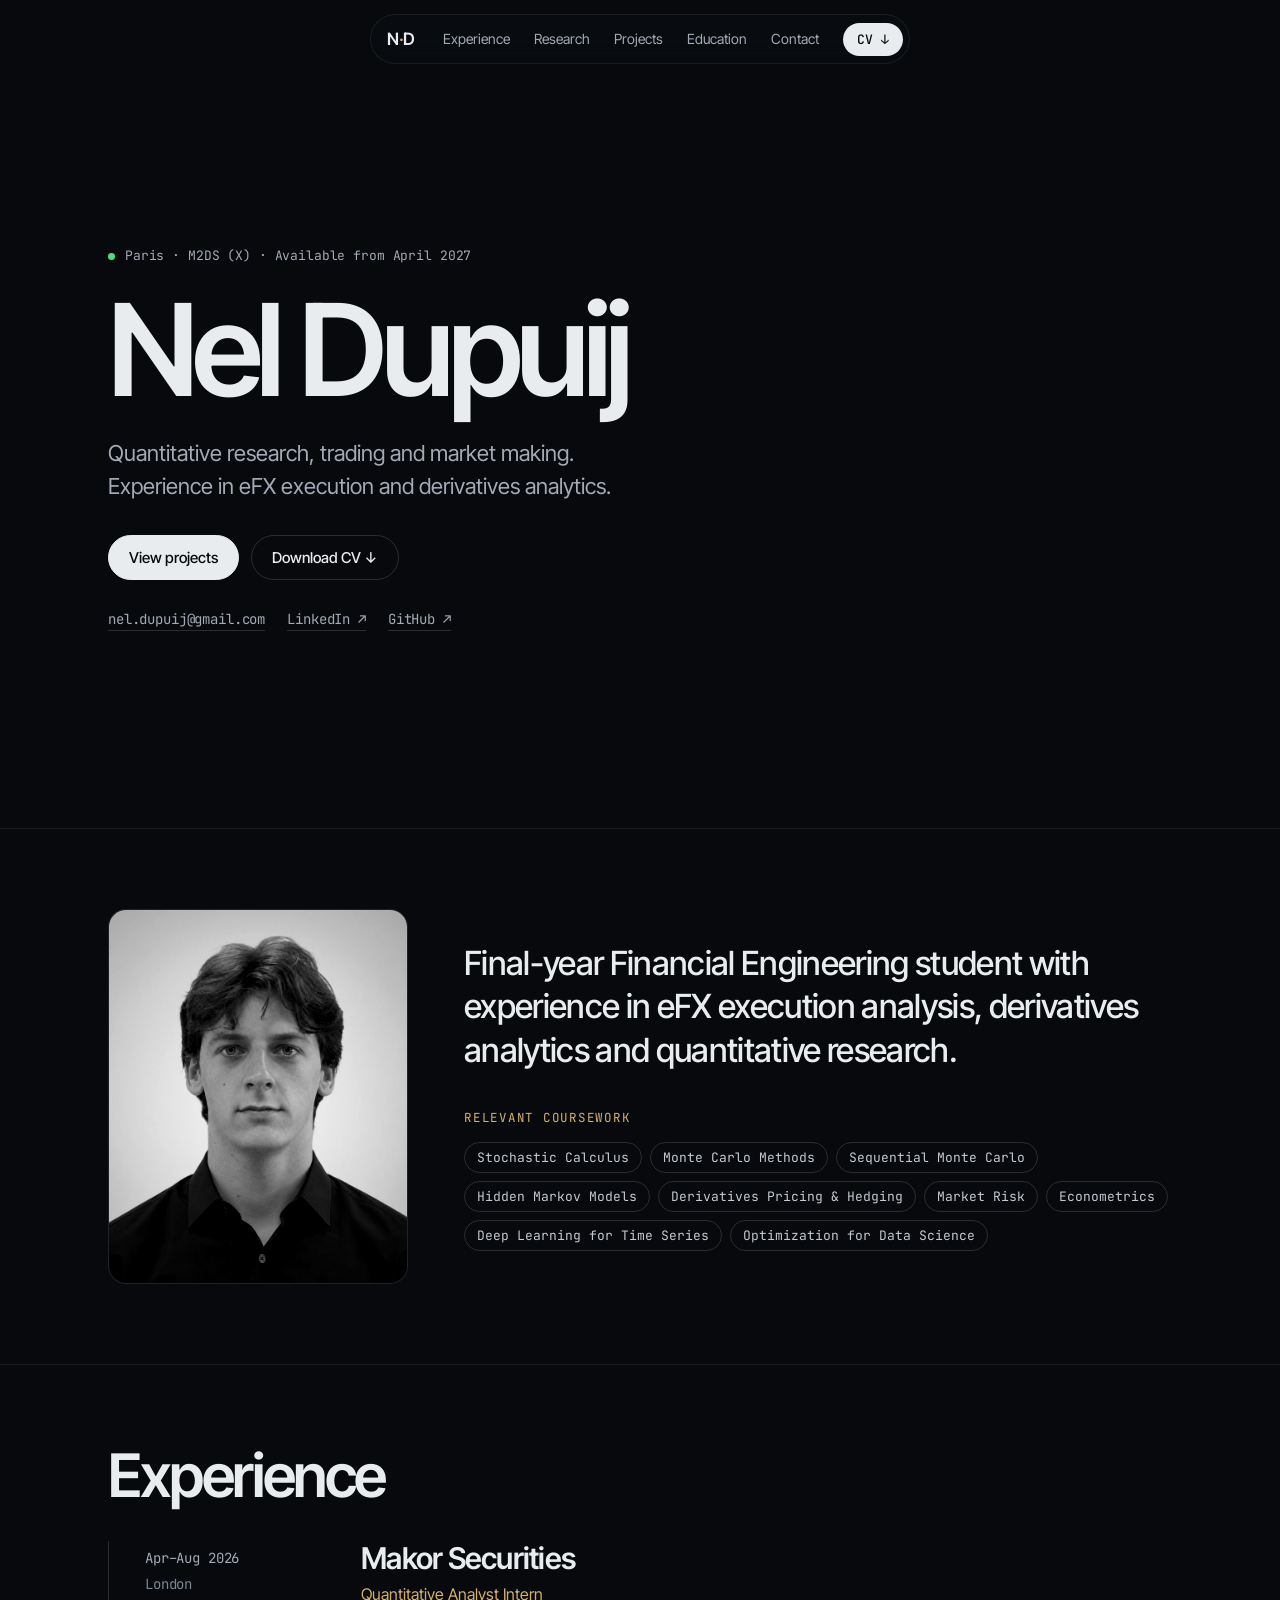
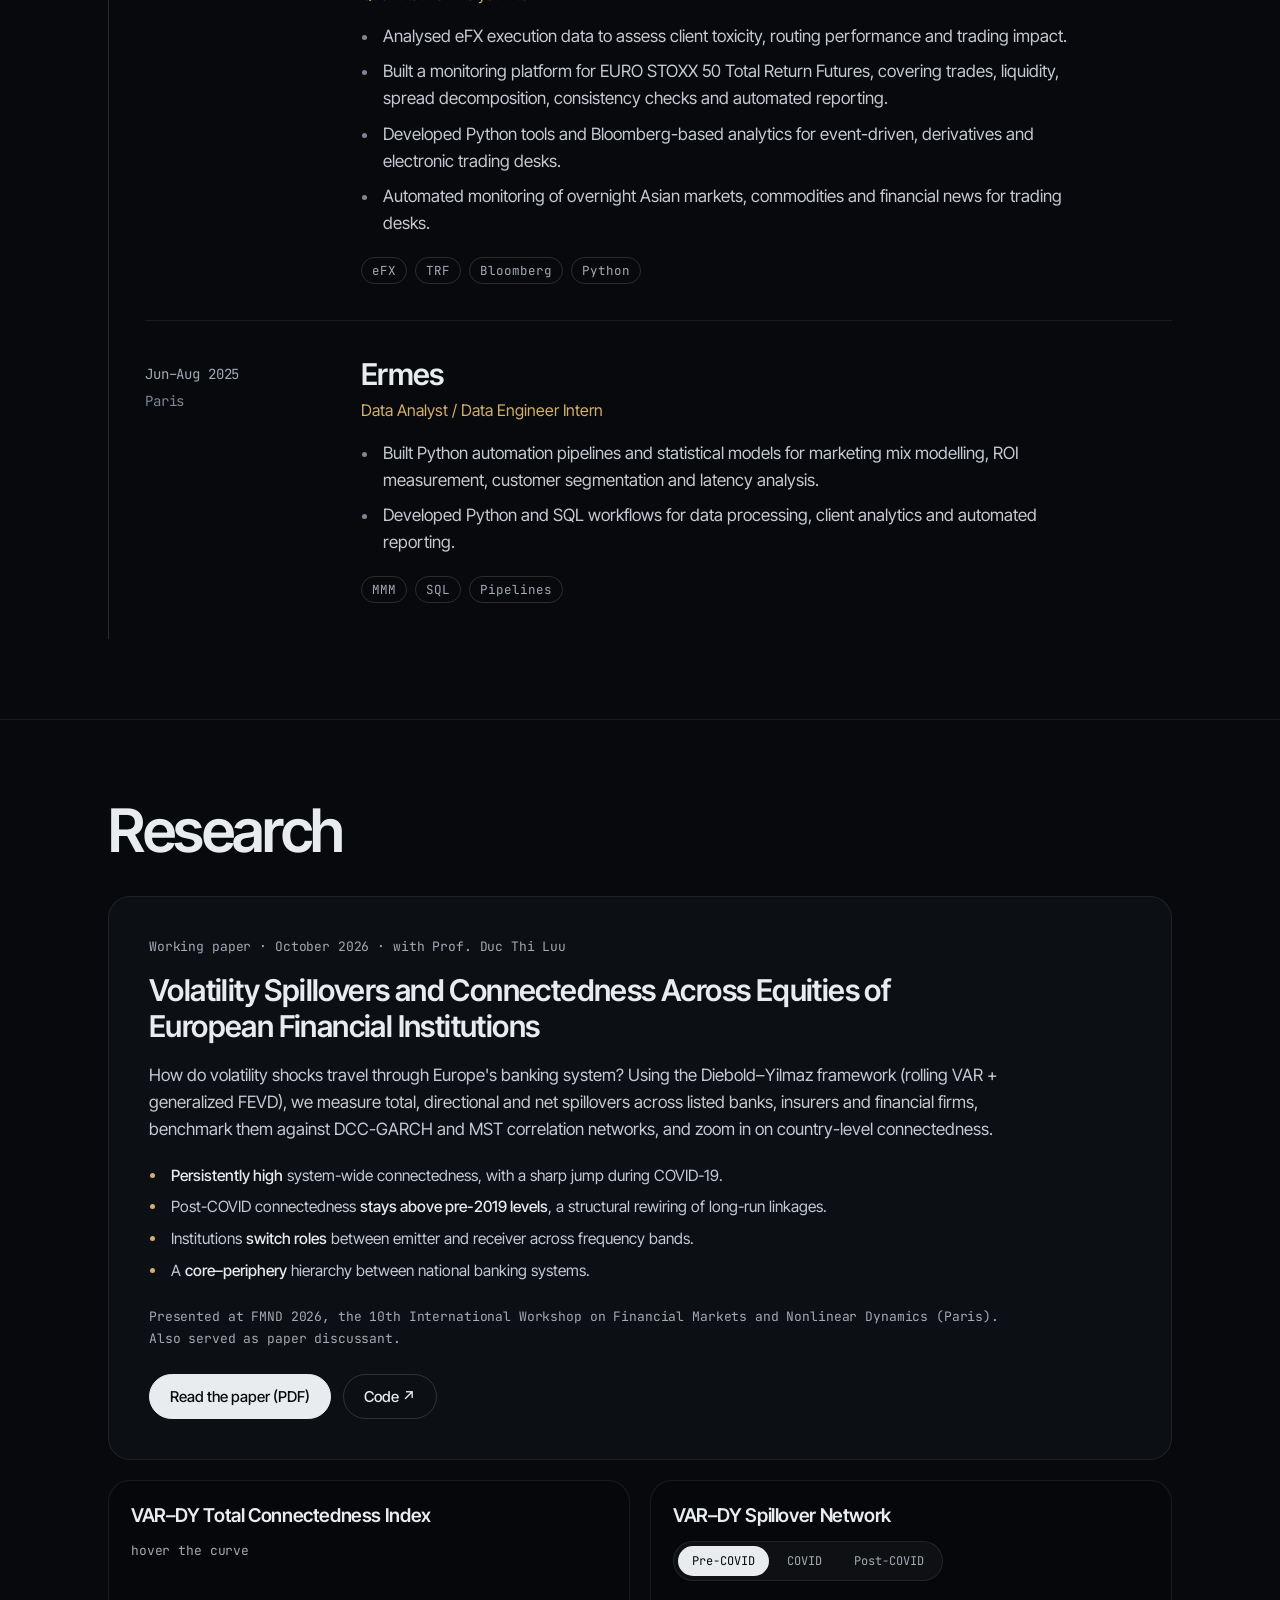
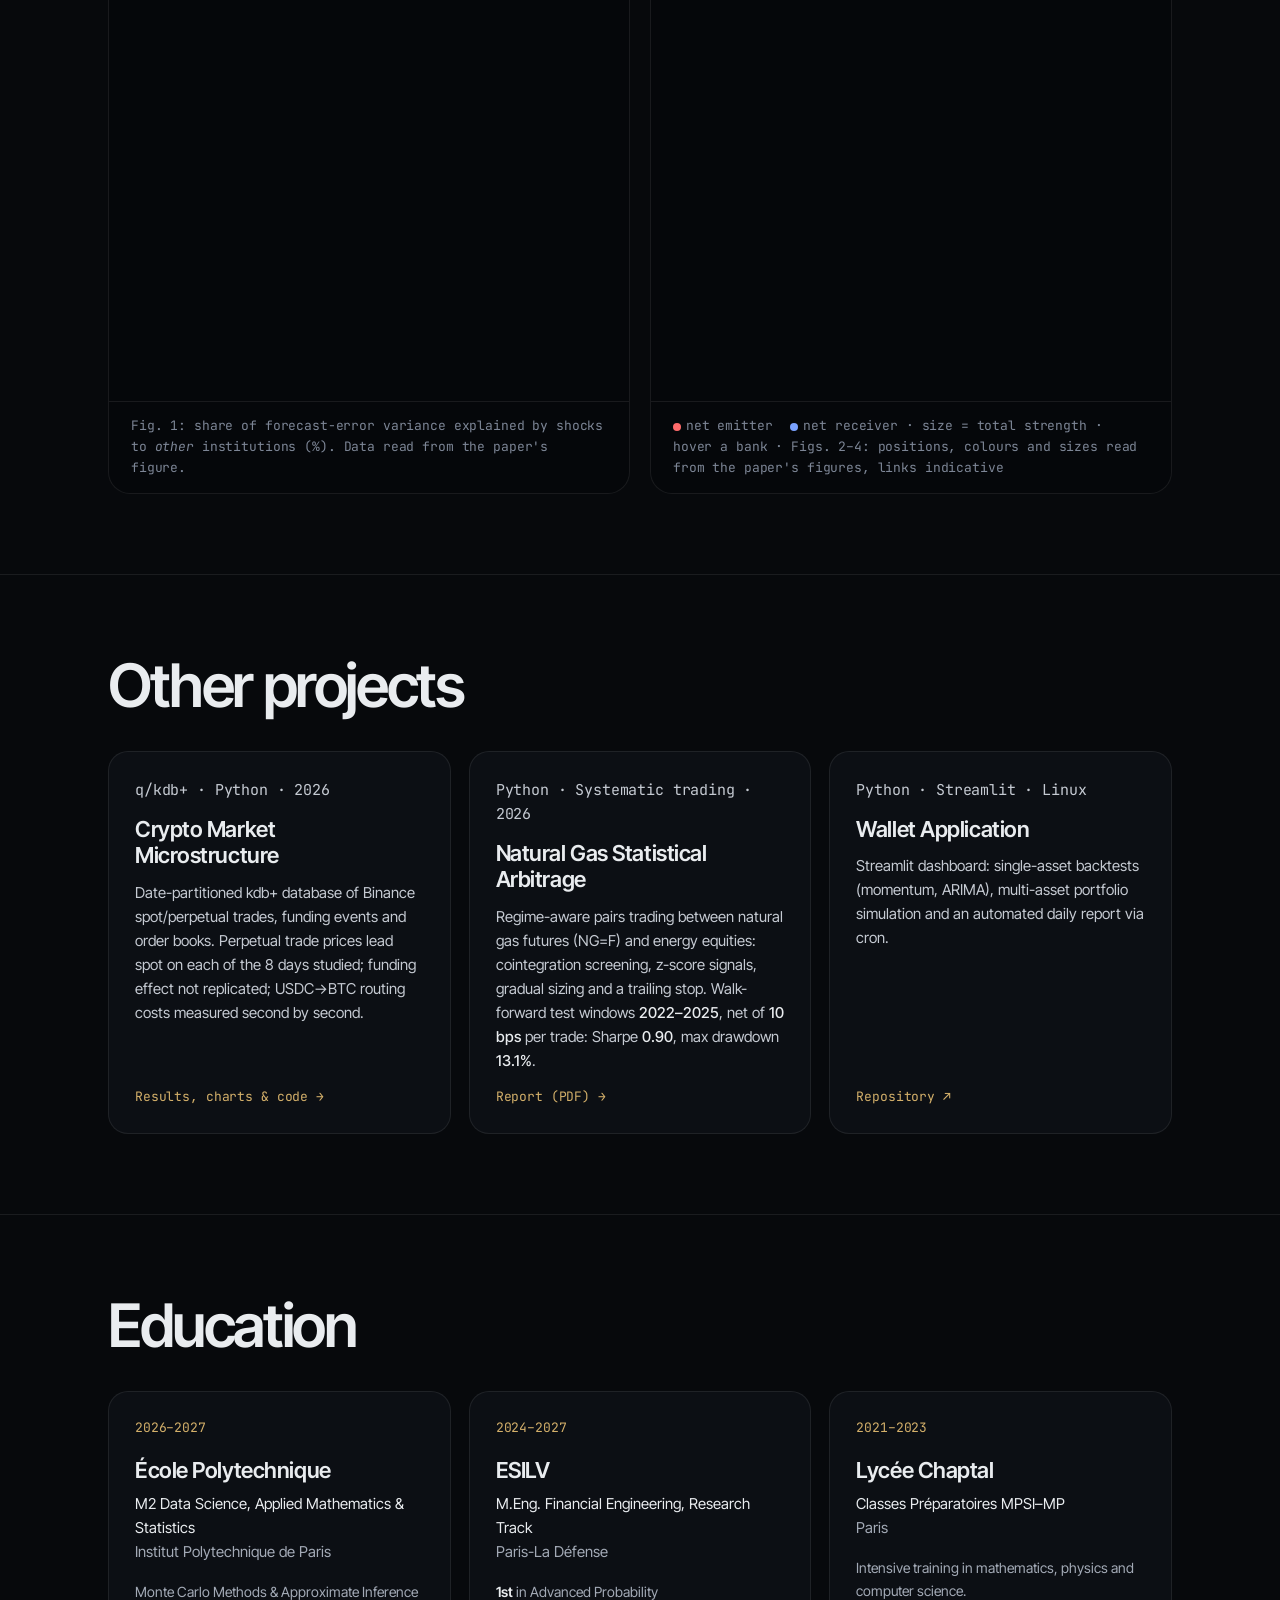
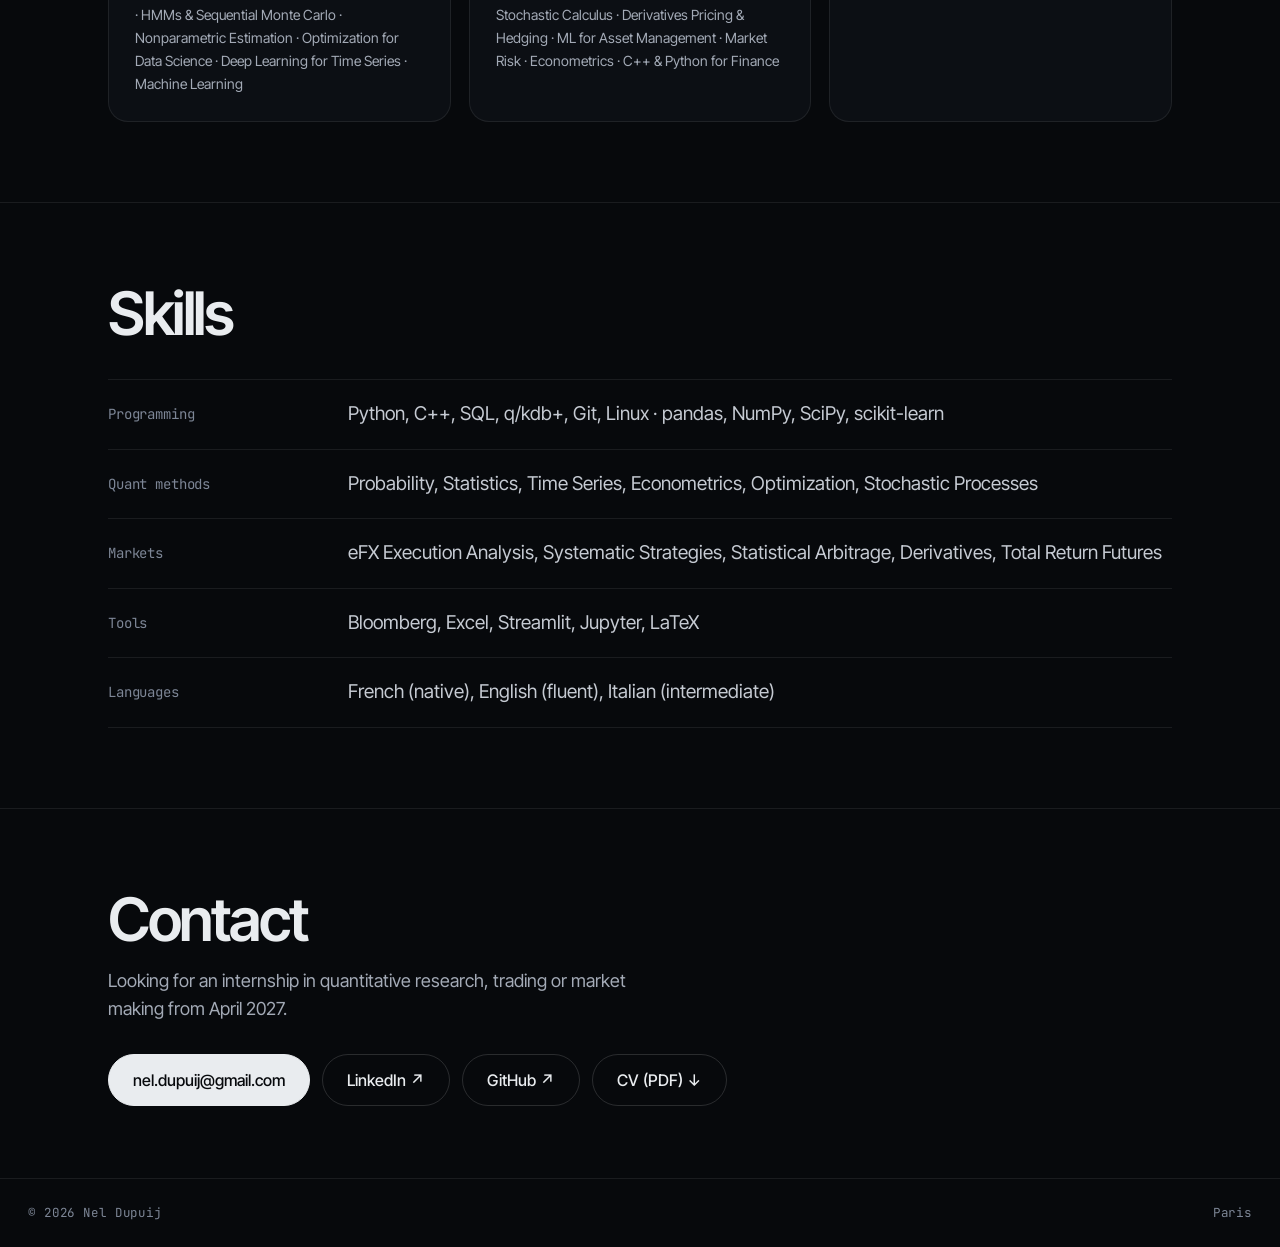
<file: index.html>
<!doctype html>
<html lang="en">
<head>
<meta charset="utf-8">
<meta name="viewport" content="width=device-width, initial-scale=1">
<title>Nel Dupuij · Quantitative Research</title>
<meta name="description" content="Nel Dupuij: quantitative finance, market microstructure and volatility. Looking for an internship in quantitative research, trading or market making from April 2027.">
<meta name="theme-color" content="#07090c">
<meta property="og:title" content="Nel Dupuij · Quantitative Research">
<meta property="og:description" content="Quantitative finance, market microstructure and volatility. Looking for an internship in quantitative research, trading or market making from April 2027.">
<meta property="og:type" content="website">
<meta property="og:url" content="https://neldupuij.github.io/">
<meta property="og:image" content="https://neldupuij.github.io/assets/portrait.jpg">
<link rel="icon" href="data:image/svg+xml,<svg xmlns='http://www.w3.org/2000/svg' viewBox='0 0 32 32'><rect width='32' height='32' rx='8' fill='%2307090c'/><text x='16' y='21.5' font-family='Helvetica,Arial,sans-serif' font-size='14' font-weight='700' fill='%23e9ecef' text-anchor='middle'>ND</text></svg>">
<link rel="preconnect" href="https://fonts.googleapis.com">
<link rel="preconnect" href="https://fonts.gstatic.com" crossorigin>
<link href="https://fonts.googleapis.com/css2?family=Inter+Tight:wght@400;500;600&family=JetBrains+Mono:wght@400;500&display=swap" rel="stylesheet">
<link rel="stylesheet" href="style.css?v=40">
</head>
<body>

<header class="nav" id="nav">
  <a href="#top" class="nav-brand">N<span>·</span>D</a>
  <nav class="nav-links">
    <a href="#experience">Experience</a>
    <a href="#research">Research</a>
    <a href="#projects">Projects</a>
    <a href="#education">Education</a>
    <a href="#contact">Contact</a>
  </nav>
  <a href="Nel_Dupuij_CV.pdf" class="nav-cv" download>CV ↓</a>
</header>

<main>

<!-- ============ HERO ============ -->
<section class="hero" id="top">
  <div class="hero-content">
    <p class="eyebrow mono reveal-hero"><span class="dot"></span>Paris · M2DS (X) · Available from April 2027</p>
    <h1 class="hero-name">Nel Dupuij</h1>
    <p class="hero-role reveal-hero">Quantitative research, trading and market making.<br>Experience in eFX execution and derivatives analytics.</p>
    <div class="hero-cta reveal-hero">
      <a href="#research" class="btn btn-primary">View projects</a>
      <a href="Nel_Dupuij_CV.pdf" class="btn" download>Download CV ↓</a>
    </div>
    <ul class="hero-links mono reveal-hero">
      <li><a href="mailto:nel.dupuij@gmail.com">nel.dupuij@gmail.com</a></li>
      <li><a href="https://www.linkedin.com/in/nel-dupuij-aa10a5177" target="_blank" rel="noopener">LinkedIn ↗</a></li>
      <li><a href="https://github.com/neldupuij" target="_blank" rel="noopener">GitHub ↗</a></li>
    </ul>
  </div>
</section>

<!-- ============ ABOUT ============ -->
<section class="section about" id="about">
  <div class="wrap about-grid">
    <figure class="portrait" data-reveal>
      <div class="portrait-frame"><img src="assets/portrait.jpg" alt="Portrait of Nel Dupuij" width="720" height="900" loading="lazy"></div>
    </figure>
    <div class="about-text">
      <p class="big" data-reveal>Final-year Financial Engineering student with experience in eFX execution analysis, derivatives analytics and quantitative research.</p>
      <div class="coursework" data-reveal>
        <p class="label mono">Relevant coursework</p>
        <ul class="chips">
          <li>Stochastic Calculus</li>
          <li>Monte Carlo Methods</li>
          <li>Sequential Monte Carlo</li>
          <li>Hidden Markov Models</li>
          <li>Derivatives Pricing &amp; Hedging</li>
          <li>Market Risk</li>
          <li>Econometrics</li>
          <li>Deep Learning for Time Series</li>
          <li>Optimization for Data Science</li>
        </ul>
      </div>
    </div>
  </div>
</section>

<!-- ============ EXPERIENCE ============ -->
<section class="section" id="experience">
  <div class="wrap">
    <div class="section-head"><h2 class="title" data-reveal>Experience</h2></div>
    <div class="timeline">
      <article class="tl-item" data-reveal>
        <div class="tl-meta mono"><span>Apr–Aug 2026</span><span>London</span></div>
        <div class="tl-body">
          <h3>Makor Securities</h3>
          <p class="tl-role">Quantitative Analyst Intern</p>
          <ul>
            <li>Analysed eFX execution data to assess client toxicity, routing performance and trading impact.</li>
            <li>Built a monitoring platform for EURO STOXX 50 Total Return Futures, covering trades, liquidity, spread decomposition, consistency checks and automated reporting.</li>
            <li>Developed Python tools and Bloomberg-based analytics for event-driven, derivatives and electronic trading desks.</li>
            <li>Automated monitoring of overnight Asian markets, commodities and financial news for trading desks.</li>
          </ul>
          <div class="chips small"><span>eFX</span><span>TRF</span><span>Bloomberg</span><span>Python</span></div>
        </div>
      </article>
      <article class="tl-item" data-reveal>
        <div class="tl-meta mono"><span>Jun–Aug 2025</span><span>Paris</span></div>
        <div class="tl-body">
          <h3>Ermes</h3>
          <p class="tl-role">Data Analyst / Data Engineer Intern</p>
          <ul>
            <li>Built Python automation pipelines and statistical models for marketing mix modelling, ROI measurement, customer segmentation and latency analysis.</li>
            <li>Developed Python and SQL workflows for data processing, client analytics and automated reporting.</li>
          </ul>
          <div class="chips small"><span>MMM</span><span>SQL</span><span>Pipelines</span></div>
        </div>
      </article>
    </div>
  </div>
</section>

<!-- ============ RESEARCH ============ -->
<section class="section research" id="research">
  <div class="wrap">
    <div class="section-head"><h2 class="title" data-reveal>Research</h2></div>
    <div class="paper" data-reveal>
      <div class="paper-text">
        <p class="paper-kicker mono">Working paper · October 2026 · with Prof. Duc Thi Luu</p>
        <h3 class="paper-title">Volatility Spillovers and Connectedness Across Equities of European Financial Institutions</h3>
        <p class="paper-abs">How do volatility shocks travel through Europe's banking system? Using the Diebold–Yilmaz framework (rolling VAR + generalized FEVD), we measure total, directional and net spillovers across listed banks, insurers and financial firms, benchmark them against DCC-GARCH and MST correlation networks, and zoom in on country-level connectedness.</p>
        <ul class="paper-findings">
          <li><b>Persistently high</b> system-wide connectedness, with a sharp jump during COVID-19.</li>
          <li>Post-COVID connectedness <b>stays above pre-2019 levels</b>, a structural rewiring of long-run linkages.</li>
          <li>Institutions <b>switch roles</b> between emitter and receiver across frequency bands.</li>
          <li>A <b>core–periphery</b> hierarchy between national banking systems.</li>
        </ul>
        <p class="paper-venue mono">Presented at FMND 2026, the 10th International Workshop on Financial Markets and Nonlinear Dynamics (Paris). Also served as paper discussant.</p>
        <div class="paper-cta">
          <a class="btn btn-primary" href="Volatility_Spillovers_Dupuij_Luu.pdf" target="_blank" rel="noopener">Read the paper (PDF)</a>
          <a class="btn" href="https://github.com/neldupuij/Research" target="_blank" rel="noopener">Code ↗</a>
        </div>
      </div>
    </div>
    <div class="figs">
      <figure class="fig" data-reveal>
        <div class="fig-head">
          <p class="fig-title">VAR–DY Total Connectedness Index</p>
          <p class="fig-read mono" id="tci-read">hover the curve</p>
        </div>
        <canvas id="tci-canvas" role="img" aria-label="Total Connectedness Index from 2016 to 2026: around 86–88% before 2020, jumping to about 95% during COVID, then settling near 92%"></canvas>
        <figcaption class="mono">Fig. 1: share of forecast-error variance explained by shocks to <i>other</i> institutions (%). Data read from the paper's figure.</figcaption>
      </figure>
      <figure class="fig" data-reveal>
        <div class="fig-head">
          <p class="fig-title">VAR–DY Spillover Network</p>
          <div class="tabs mono" id="net-tabs">
            <button data-p="0">Pre-COVID<span>2010–2019</span></button>
            <button data-p="1">COVID<span>2020–mid-2023</span></button>
            <button data-p="2">Post-COVID<span>Jul 2023–2024</span></button>
          </div>
        </div>
        <canvas id="net2-canvas" role="img" aria-label="Spillover network of 63 European banks, changing between the pre-COVID, COVID and post-COVID periods"></canvas>
        <figcaption class="mono"><span class="leg leg-r"></span>net emitter <span class="leg leg-b"></span>net receiver · size = total strength · hover a bank · Figs. 2–4: positions, colours and sizes read from the paper's figures, links indicative</figcaption>
      </figure>
    </div>
  </div>
</section>

<!-- ============ PROJECTS ============ -->
<section class="section" id="projects">
  <div class="wrap">
    <div class="section-head"><h2 class="title" data-reveal>Other projects</h2></div>
    <div class="cards">
      <a class="card" href="projects/crypto.html" data-reveal>
        <p class="card-k mono">q/kdb+ · Python · 2026</p>
        <h3>Crypto Market Microstructure</h3>
        <p>Date-partitioned kdb+ database of Binance spot/perpetual trades, funding events and order books. Perpetual trade prices lead spot on each of the 8 days studied; funding effect not replicated; USDC→BTC routing costs measured second by second.</p>
        <p class="card-nod mono">Results, charts &amp; code →</p>
      </a>
      <a class="card" href="Natural_Gas_Pairs_Trading_Dupuij.pdf" target="_blank" rel="noopener" data-reveal>
        <p class="card-k mono">Python · Systematic trading · 2026</p>
        <h3>Natural Gas Statistical Arbitrage</h3>
        <p>Regime-aware pairs trading between natural gas futures (NG=F) and energy equities: cointegration screening, z-score signals, gradual sizing and a trailing stop. Walk-forward test windows <b>2022–2025</b>, net of <b>10 bps</b> per trade: Sharpe <b>0.90</b>, max drawdown <b>13.1%</b>.</p>
        <p class="card-nod mono">Report (PDF) →</p>
      </a>
      <a class="card" href="https://github.com/neldupuij/wallet_application" target="_blank" rel="noopener" data-reveal>
        <p class="card-k mono">Python · Streamlit · Linux</p>
        <h3>Wallet Application</h3>
        <p>Streamlit dashboard: single-asset backtests (momentum, ARIMA), multi-asset portfolio simulation and an automated daily report via cron.</p>
        <p class="card-nod mono">Repository ↗</p>
      </a>
    </div>
  </div>
</section>

<!-- ============ EDUCATION ============ -->
<section class="section" id="education">
  <div class="wrap">
    <div class="section-head"><h2 class="title" data-reveal>Education</h2></div>
    <div class="edu">
      <article class="edu-item" data-reveal>
        <p class="edu-y mono">2026–2027</p>
        <h3>École Polytechnique</h3>
        <p class="edu-d">M2 Data Science, Applied Mathematics &amp; Statistics<br><span class="muted">Institut Polytechnique de Paris</span></p>
        <p class="edu-c">Monte Carlo Methods &amp; Approximate Inference · HMMs &amp; Sequential Monte Carlo · Nonparametric Estimation · Optimization for Data Science · Deep Learning for Time Series · Machine Learning</p>
      </article>
      <article class="edu-item" data-reveal>
        <p class="edu-y mono">2024–2027</p>
        <h3>ESILV</h3>
        <p class="edu-d">M.Eng. Financial Engineering, Research Track<br><span class="muted">Paris-La Défense</span></p>
        <p class="edu-c"><b>1st</b> in Advanced Probability<br>Stochastic Calculus · Derivatives Pricing &amp; Hedging · ML for Asset Management · Market Risk · Econometrics · C++ &amp; Python for Finance</p>
      </article>
      <article class="edu-item" data-reveal>
        <p class="edu-y mono">2021–2023</p>
        <h3>Lycée Chaptal</h3>
        <p class="edu-d">Classes Préparatoires MPSI–MP<br><span class="muted">Paris</span></p>
        <p class="edu-c">Intensive training in mathematics, physics and computer science.</p>
      </article>
    </div>
  </div>
</section>

<!-- ============ SKILLS ============ -->
<section class="section" id="skills">
  <div class="wrap">
    <div class="section-head"><h2 class="title" data-reveal>Skills</h2></div>
    <dl class="skills">
      <div data-reveal><dt class="mono">Programming</dt><dd>Python, C++, SQL, q/kdb+, Git, Linux · pandas, NumPy, SciPy, scikit-learn</dd></div>
      <div data-reveal><dt class="mono">Quant methods</dt><dd>Probability, Statistics, Time Series, Econometrics, Optimization, Stochastic Processes</dd></div>
      <div data-reveal><dt class="mono">Markets</dt><dd>eFX Execution Analysis, Systematic Strategies, Statistical Arbitrage, Derivatives, Total Return Futures</dd></div>
      <div data-reveal><dt class="mono">Tools</dt><dd>Bloomberg, Excel, Streamlit, Jupyter, LaTeX</dd></div>
      <div data-reveal><dt class="mono">Languages</dt><dd>French (native), English (fluent), Italian (intermediate)</dd></div>
    </dl>
  </div>
</section>

<!-- ============ CONTACT ============ -->
<section class="section contact" id="contact">
  <div class="wrap">
    <h2 class="contact-title" data-reveal>Contact</h2>
    <p class="contact-sub" data-reveal>Looking for an internship in quantitative research, trading or market making from April 2027.</p>
    <div class="contact-links" data-reveal>
      <a class="btn btn-primary btn-lg" href="mailto:nel.dupuij@gmail.com">nel.dupuij@gmail.com</a>
      <a class="btn btn-lg" href="https://www.linkedin.com/in/nel-dupuij-aa10a5177" target="_blank" rel="noopener">LinkedIn ↗</a>
      <a class="btn btn-lg" href="https://github.com/neldupuij" target="_blank" rel="noopener">GitHub ↗</a>
      <a class="btn btn-lg" href="Nel_Dupuij_CV.pdf" download>CV (PDF) ↓</a>
    </div>
  </div>
  <footer class="foot mono">
    <span>© 2026 Nel Dupuij</span>
    <span>Paris</span>
  </footer>
</section>

</main>

<script src="main.js?v=43"></script>
</body>
</html>
</file>
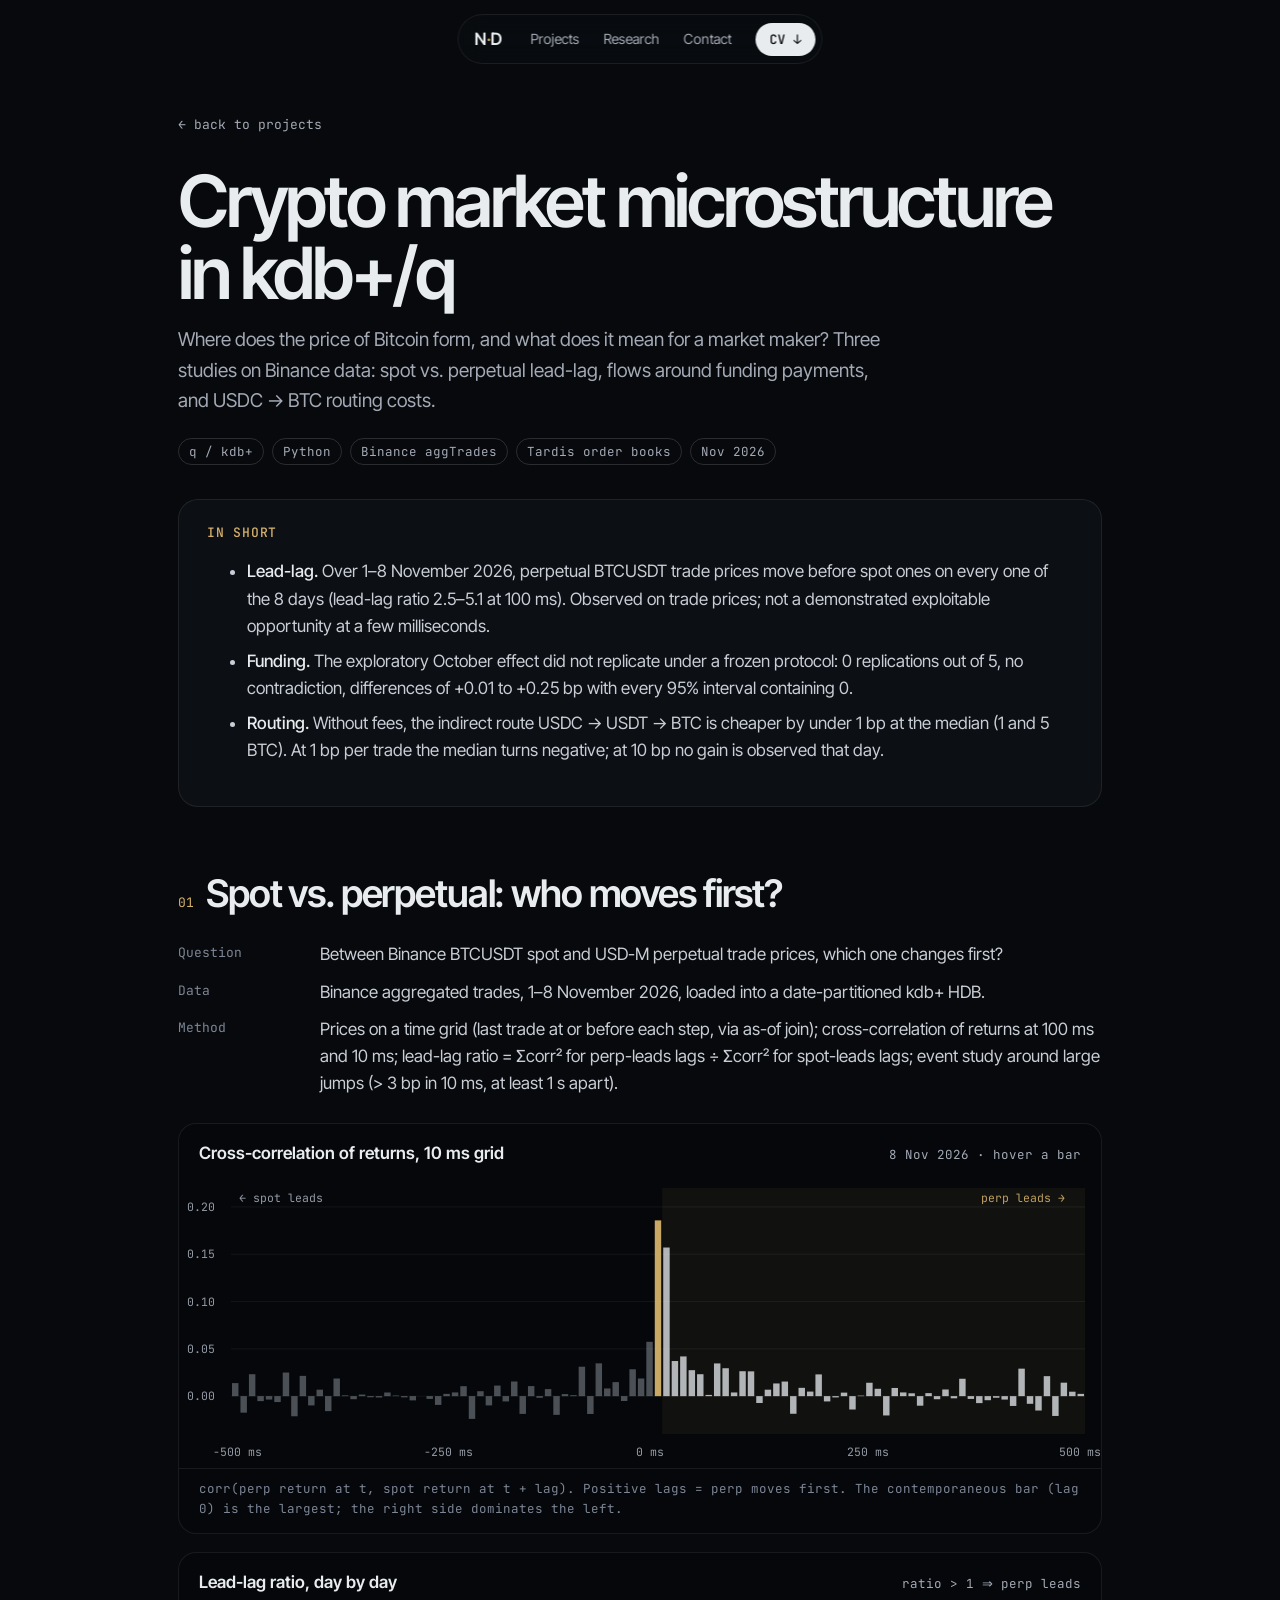
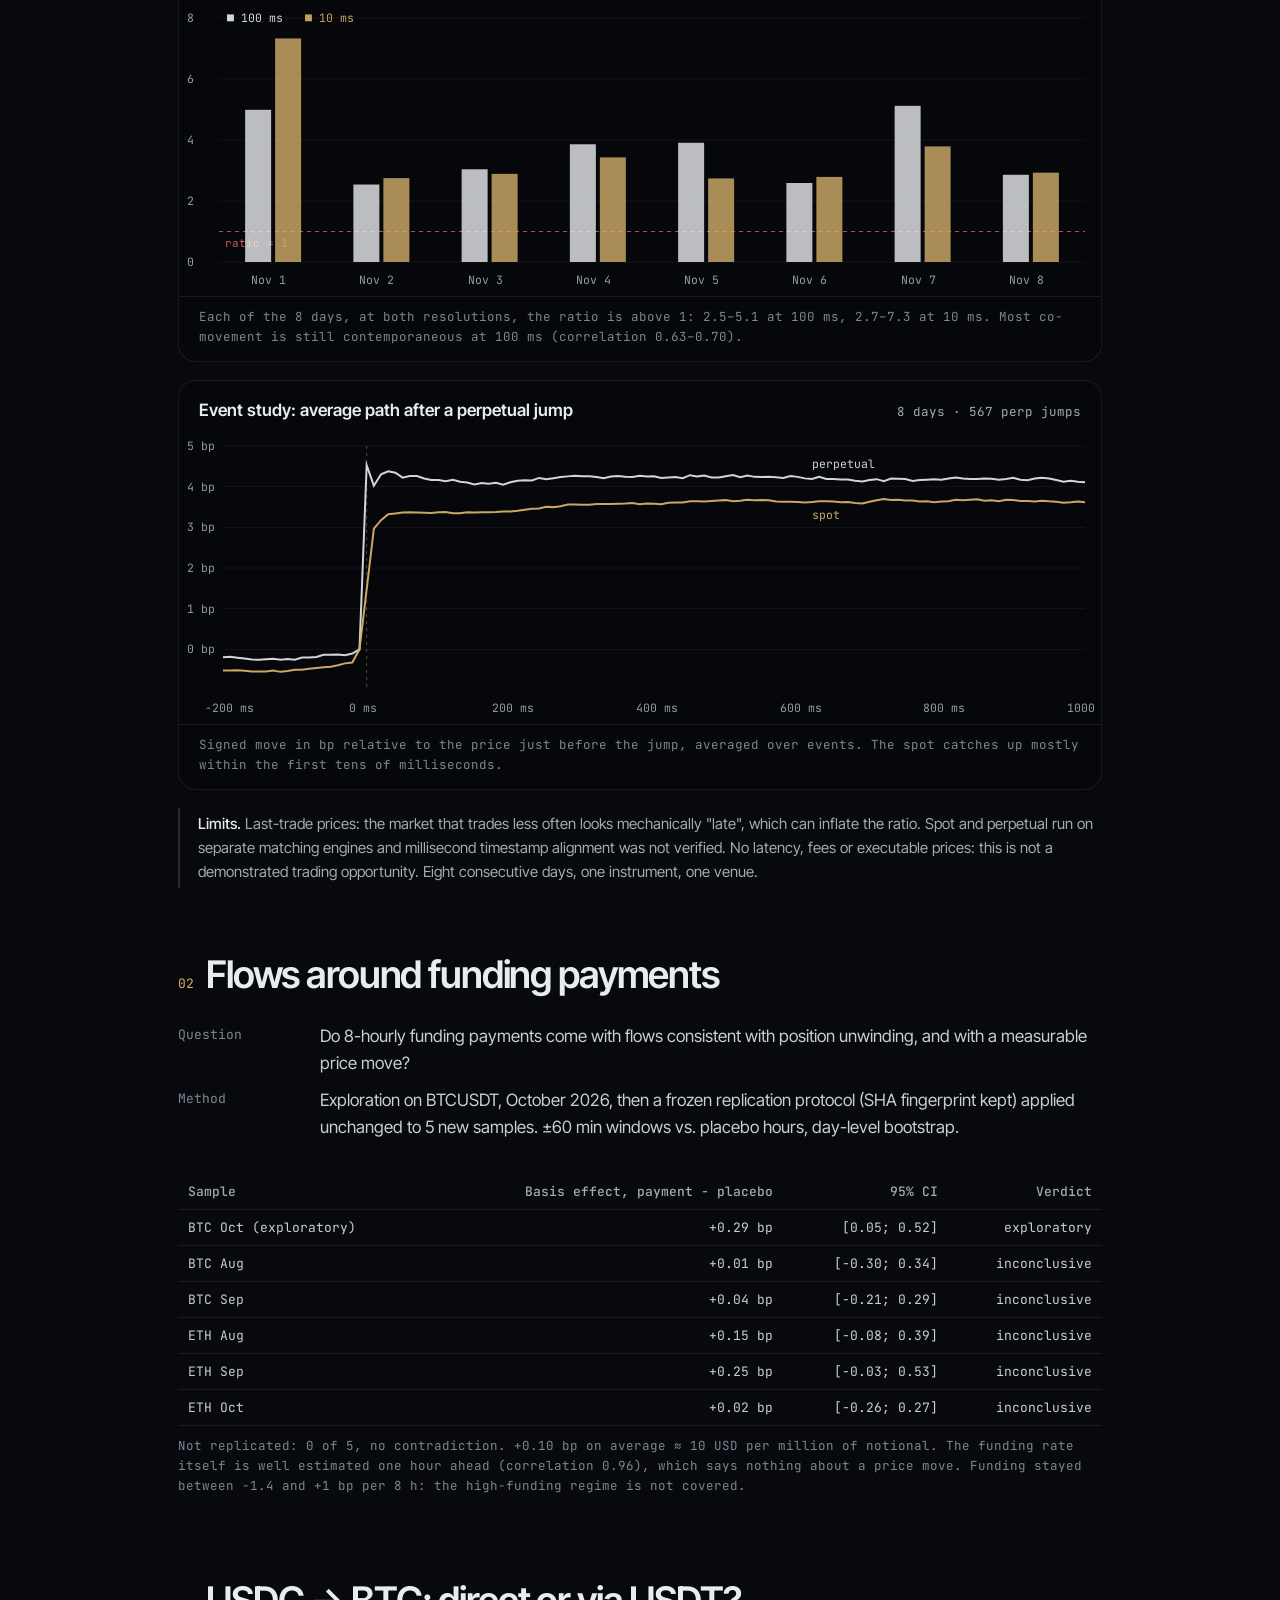
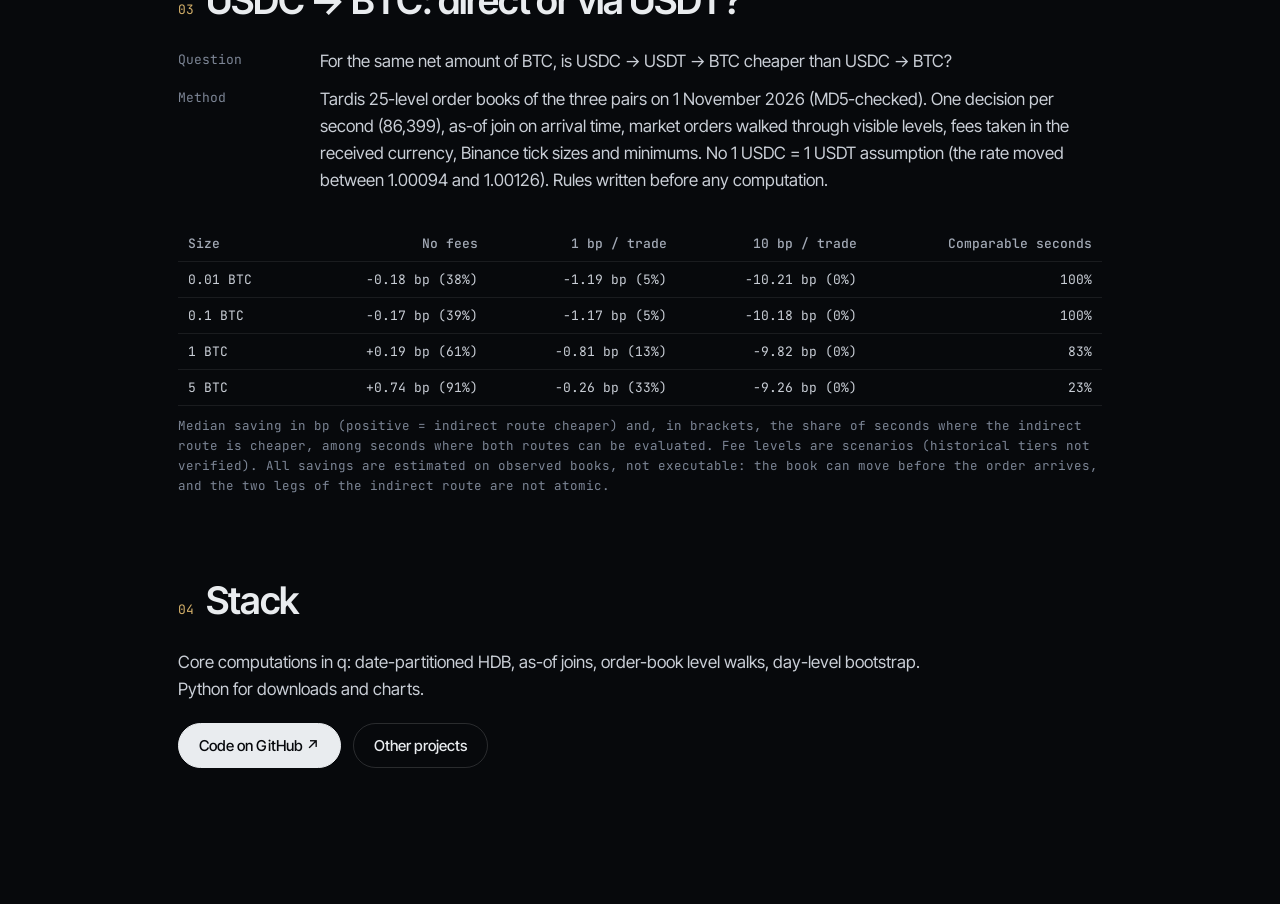
<file: projects/crypto.html>
<!doctype html>
<html lang="en">
<head>
<meta charset="utf-8">
<meta name="viewport" content="width=device-width, initial-scale=1">
<title>Crypto Market Microstructure in kdb+/q · Nel Dupuij</title>
<meta name="description" content="Where does the price of Bitcoin form? Lead-lag between Binance spot and perpetual, funding flows and USDC→BTC routing, studied in kdb+/q.">
<meta name="theme-color" content="#07090c">
<link rel="icon" href="data:image/svg+xml,<svg xmlns='http://www.w3.org/2000/svg' viewBox='0 0 32 32'><rect width='32' height='32' rx='8' fill='%2307090c'/><path d='M4 20 L8 17 L11 19 L14 12 L17 15 L20 9 L23 13 L26 7 L28 10' fill='none' stroke='%23d4b06a' stroke-width='2.4' stroke-linejoin='round' stroke-linecap='round'/></svg>">
<link rel="preconnect" href="https://fonts.googleapis.com">
<link rel="preconnect" href="https://fonts.gstatic.com" crossorigin>
<link href="https://fonts.googleapis.com/css2?family=Inter+Tight:wght@400;500;600&family=JetBrains+Mono:wght@400;500&display=swap" rel="stylesheet">
<link rel="stylesheet" href="../style.css?v=40">
<style>
.pj{max-width:980px;margin:0 auto;padding:110px 28px 80px}
.pj-back{font:13px var(--mono);color:var(--muted)}
.pj-back:hover{color:var(--text)}
.pj h1{font-family:var(--sans);font-weight:600;font-size:clamp(38px,6vw,72px);line-height:1;letter-spacing:-.045em;margin:28px 0 16px}
.pj-sub{font-size:19px;color:var(--muted);max-width:720px;margin:0 0 22px}
.pj-meta{display:flex;flex-wrap:wrap;gap:8px;margin-bottom:34px}
.pj-meta span{font:12.5px var(--mono);color:var(--muted);border:1px solid var(--line2);padding:4px 10px;border-radius:999px}
.pj-short{border:1px solid var(--line);border-radius:20px;padding:24px 28px;background:var(--bg2);margin-bottom:56px}
.pj-short h2{font:500 13px var(--mono);color:var(--accent);margin:0 0 12px;text-transform:uppercase;letter-spacing:.06em}
.pj-short li{margin:8px 0;color:#c9ced6}
.pj-short b{color:var(--text);font-weight:500}
.pj section{padding:0 0 56px;border:0}
.pj h2.h{font-family:var(--sans);font-weight:600;font-size:clamp(26px,3.4vw,38px);letter-spacing:-.03em;margin:0 0 18px}
.pj h2.h small{font:13px var(--mono);color:var(--accent);margin-right:12px;letter-spacing:0}
.pj dl{display:grid;grid-template-columns:120px 1fr;gap:10px 22px;margin:0 0 26px}
.pj dt{font:13px var(--mono);color:var(--faint);padding-top:3px}
.pj dd{margin:0;color:#c9ced6}
.chart{border:1px solid var(--line);border-radius:18px;background:#05070a;margin:0 0 18px;overflow:hidden}
.chart-h{display:flex;justify-content:space-between;align-items:baseline;gap:12px;flex-wrap:wrap;padding:16px 20px 0}
.chart-h b{font-weight:600;font-size:17px}
.chart-h span{font:12.5px var(--mono);color:var(--muted)}
.chart canvas{display:block;width:100%;height:300px}
.chart p{font:12.5px var(--mono);color:var(--faint);margin:0;padding:10px 20px 14px;border-top:1px solid var(--line);line-height:1.6}
.limits{border-left:2px solid var(--line2);padding:4px 0 4px 18px;margin:18px 0 0;color:var(--muted);font-size:15px}
.limits b{color:var(--text);font-weight:500}
table.t{width:100%;border-collapse:collapse;font:13px var(--mono);margin:6px 0 10px}
table.t th,table.t td{padding:9px 10px;border-bottom:1px solid var(--line);text-align:right;white-space:nowrap}
table.t th:first-child,table.t td:first-child{text-align:left}
table.t th{color:var(--muted);font-weight:500}
table.t td{color:#c9ced6}
.tw{overflow-x:auto}
.note{font:12.5px var(--mono);color:var(--faint);line-height:1.6;margin:0 0 18px}
.pj-cta{display:flex;gap:12px;flex-wrap:wrap;margin-top:10px}
@media (max-width:640px){.pj{padding:90px 18px 60px}.pj dl{grid-template-columns:1fr;gap:2px 0}.pj dd{margin-bottom:10px}.chart canvas{height:240px}}
</style>
</head>
<body>
<header class="nav" id="nav">
  <a href="../index.html" class="nav-brand">N<span>·</span>D</a>
  <nav class="nav-links">
    <a href="../index.html#projects">Projects</a>
    <a href="../index.html#research">Research</a>
    <a href="../index.html#contact">Contact</a>
  </nav>
  <a href="../Nel_Dupuij_CV.pdf" class="nav-cv" download>CV ↓</a>
</header>

<main class="pj">
  <a class="pj-back" href="../index.html#projects">← back to projects</a>
  <h1>Crypto market microstructure in kdb+/q</h1>
  <p class="pj-sub">Where does the price of Bitcoin form, and what does it mean for a market maker? Three studies on Binance data: spot vs. perpetual lead-lag, flows around funding payments, and USDC → BTC routing costs.</p>
  <div class="pj-meta"><span>q / kdb+</span><span>Python</span><span>Binance aggTrades</span><span>Tardis order books</span><span>Nov 2026</span></div>

  <div class="pj-short">
    <h2>In short</h2>
    <ul>
      <li><b>Lead-lag.</b> Over 1–8 November 2026, perpetual BTCUSDT trade prices move before spot ones on every one of the 8 days (lead-lag ratio 2.5–5.1 at 100 ms). Observed on trade prices; not a demonstrated exploitable opportunity at a few milliseconds.</li>
      <li><b>Funding.</b> The exploratory October effect did not replicate under a frozen protocol: 0 replications out of 5, no contradiction, differences of +0.01 to +0.25 bp with every 95% interval containing 0.</li>
      <li><b>Routing.</b> Without fees, the indirect route USDC → USDT → BTC is cheaper by under 1 bp at the median (1 and 5 BTC). At 1 bp per trade the median turns negative; at 10 bp no gain is observed that day.</li>
    </ul>
  </div>

  <section>
    <h2 class="h"><small>01</small>Spot vs. perpetual: who moves first?</h2>
    <dl>
      <dt>Question</dt><dd>Between Binance BTCUSDT spot and USD-M perpetual trade prices, which one changes first?</dd>
      <dt>Data</dt><dd>Binance aggregated trades, 1–8 November 2026, loaded into a date-partitioned kdb+ HDB.</dd>
      <dt>Method</dt><dd>Prices on a time grid (last trade at or before each step, via as-of join); cross-correlation of returns at 100 ms and 10 ms; lead-lag ratio = Σcorr² for perp-leads lags ÷ Σcorr² for spot-leads lags; event study around large jumps (&gt; 3 bp in 10 ms, at least 1 s apart).</dd>
    </dl>

    <div class="chart">
      <div class="chart-h"><b>Cross-correlation of returns, 10 ms grid</b><span id="c1-read">8 Nov 2026 · hover a bar</span></div>
      <canvas id="c1"></canvas>
      <p>corr(perp return at t, spot return at t + lag). Positive lags = perp moves first. The contemporaneous bar (lag 0) is the largest; the right side dominates the left.</p>
    </div>

    <div class="chart">
      <div class="chart-h"><b>Lead-lag ratio, day by day</b><span id="c2-read">ratio &gt; 1 ⇒ perp leads</span></div>
      <canvas id="c2"></canvas>
      <p>Each of the 8 days, at both resolutions, the ratio is above 1: 2.5–5.1 at 100 ms, 2.7–7.3 at 10 ms. Most co-movement is still contemporaneous at 100 ms (correlation 0.63–0.70).</p>
    </div>

    <div class="chart">
      <div class="chart-h"><b>Event study: average path after a perpetual jump</b><span id="c3-read">8 days · 567 perp jumps</span></div>
      <canvas id="c3"></canvas>
      <p>Signed move in bp relative to the price just before the jump, averaged over events. The spot catches up mostly within the first tens of milliseconds.</p>
    </div>

    <div class="limits">
      <b>Limits.</b> Last-trade prices: the market that trades less often looks mechanically "late", which can inflate the ratio. Spot and perpetual run on separate matching engines and millisecond timestamp alignment was not verified. No latency, fees or executable prices: this is not a demonstrated trading opportunity. Eight consecutive days, one instrument, one venue.
    </div>
  </section>

  <section>
    <h2 class="h"><small>02</small>Flows around funding payments</h2>
    <dl>
      <dt>Question</dt><dd>Do 8-hourly funding payments come with flows consistent with position unwinding, and with a measurable price move?</dd>
      <dt>Method</dt><dd>Exploration on BTCUSDT, October 2026, then a frozen replication protocol (SHA fingerprint kept) applied unchanged to 5 new samples. ±60 min windows vs. placebo hours, day-level bootstrap.</dd>
    </dl>
    <div class="tw"><table class="t">
      <tr><th>Sample</th><th>Basis effect, payment − placebo</th><th>95% CI</th><th>Verdict</th></tr>
      <tr><td>BTC Oct (exploratory)</td><td>+0.29 bp</td><td>[0.05; 0.52]</td><td>exploratory</td></tr>
      <tr><td>BTC Aug</td><td>+0.01 bp</td><td>[−0.30; 0.34]</td><td>inconclusive</td></tr>
      <tr><td>BTC Sep</td><td>+0.04 bp</td><td>[−0.21; 0.29]</td><td>inconclusive</td></tr>
      <tr><td>ETH Aug</td><td>+0.15 bp</td><td>[−0.08; 0.39]</td><td>inconclusive</td></tr>
      <tr><td>ETH Sep</td><td>+0.25 bp</td><td>[−0.03; 0.53]</td><td>inconclusive</td></tr>
      <tr><td>ETH Oct</td><td>+0.02 bp</td><td>[−0.26; 0.27]</td><td>inconclusive</td></tr>
    </table></div>
    <p class="note">Not replicated: 0 of 5, no contradiction. +0.10 bp on average ≈ 10 USD per million of notional. The funding rate itself is well estimated one hour ahead (correlation 0.96), which says nothing about a price move. Funding stayed between −1.4 and +1 bp per 8 h: the high-funding regime is not covered.</p>
  </section>

  <section>
    <h2 class="h"><small>03</small>USDC → BTC: direct or via USDT?</h2>
    <dl>
      <dt>Question</dt><dd>For the same net amount of BTC, is USDC → USDT → BTC cheaper than USDC → BTC?</dd>
      <dt>Method</dt><dd>Tardis 25-level order books of the three pairs on 1 November 2026 (MD5-checked). One decision per second (86,399), as-of join on arrival time, market orders walked through visible levels, fees taken in the received currency, Binance tick sizes and minimums. No 1 USDC = 1 USDT assumption (the rate moved between 1.00094 and 1.00126). Rules written before any computation.</dd>
    </dl>
    <div class="tw"><table class="t">
      <tr><th>Size</th><th>No fees</th><th>1 bp / trade</th><th>10 bp / trade</th><th>Comparable seconds</th></tr>
      <tr><td>0.01 BTC</td><td>−0.18 bp (38%)</td><td>−1.19 bp (5%)</td><td>−10.21 bp (0%)</td><td>100%</td></tr>
      <tr><td>0.1 BTC</td><td>−0.17 bp (39%)</td><td>−1.17 bp (5%)</td><td>−10.18 bp (0%)</td><td>100%</td></tr>
      <tr><td>1 BTC</td><td>+0.19 bp (61%)</td><td>−0.81 bp (13%)</td><td>−9.82 bp (0%)</td><td>83%</td></tr>
      <tr><td>5 BTC</td><td>+0.74 bp (91%)</td><td>−0.26 bp (33%)</td><td>−9.26 bp (0%)</td><td>23%</td></tr>
    </table></div>
    <p class="note">Median saving in bp (positive = indirect route cheaper) and, in brackets, the share of seconds where the indirect route is cheaper, among seconds where both routes can be evaluated. Fee levels are scenarios (historical tiers not verified). All savings are estimated on observed books, not executable: the book can move before the order arrives, and the two legs of the indirect route are not atomic.</p>
  </section>

  <section>
    <h2 class="h"><small>04</small>Stack</h2>
    <p style="color:#c9ced6;margin:0 0 20px;max-width:760px">Core computations in q: date-partitioned HDB, as-of joins, order-book level walks, day-level bootstrap. Python for downloads and charts.</p>
    <div class="pj-cta">
      <a class="btn btn-primary" href="https://github.com/neldupuij/crypto-price-discovery-kdb" target="_blank" rel="noopener">Code on GitHub ↗</a>
      <a class="btn" href="../index.html#projects">Other projects</a>
    </div>
  </section>
</main>

<script>window.CRYPTO={"ll10":[[-500,0.01378],[-490,-0.01746],[-480,0.02318],[-470,-0.00525],[-460,-0.0036],[-450,-0.00625],[-440,0.02496],[-430,-0.02127],[-420,0.02145],[-410,-0.00981],[-400,0.00686],[-390,-0.01583],[-380,0.01866],[-370,0.00081],[-360,-0.00322],[-350,0.0017],[-340,-0.00118],[-330,-0.00142],[-320,0.00387],[-310,0.00066],[-300,-0.0013],[-290,-0.00446],[-280,1e-05],[-270,-0.00289],[-260,-0.00925],[-250,0.00242],[-240,0.00395],[-230,0.01051],[-220,-0.02404],[-210,0.00521],[-200,-0.00978],[-190,0.01118],[-180,-0.00558],[-170,0.0155],[-160,-0.01877],[-150,0.01063],[-140,-0.00174],[-130,0.00743],[-120,-0.01977],[-110,0.00217],[-100,0.00099],[-90,0.03111],[-80,-0.01884],[-70,0.03467],[-60,0.00814],[-50,0.01482],[-40,-0.00511],[-30,0.02841],[-20,0.01867],[-10,0.05743],[0,0.18578],[10,0.15709],[20,0.03712],[30,0.04198],[40,0.02746],[50,0.02319],[60,0.00131],[70,0.0346],[80,0.02949],[90,0.0039],[100,0.02636],[110,0.02621],[120,-0.00724],[130,0.00683],[140,0.01342],[150,0.01543],[160,-0.0186],[170,0.00879],[180,0.00482],[190,0.023],[200,-0.00555],[210,-0.00133],[220,0.00373],[230,-0.01411],[240,0.00055],[250,0.01415],[260,0.00778],[270,-0.0204],[280,0.00865],[290,0.00394],[300,0.00302],[310,-0.01009],[320,0.0032],[330,-0.00324],[340,0.00705],[350,-0.00227],[360,0.01838],[370,-0.00291],[380,-0.00735],[390,-0.00429],[400,-0.00169],[410,-0.0036],[420,-0.01035],[430,0.02907],[440,-0.00809],[450,-0.01518],[460,0.02113],[470,-0.02092],[480,0.01425],[490,0.0047],[500,0.00241]],"md":[{"d":"11-01","r100":4.99,"r10":7.33,"c0":0.694},{"d":"11-02","r100":2.54,"r10":2.75,"c0":0.655},{"d":"11-03","r100":3.04,"r10":2.89,"c0":0.628},{"d":"11-04","r100":3.86,"r10":3.43,"c0":0.671},{"d":"11-05","r100":3.91,"r10":2.74,"c0":0.66},{"d":"11-06","r100":2.59,"r10":2.79,"c0":0.649},{"d":"11-07","r100":5.12,"r10":3.79,"c0":0.639},{"d":"11-08","r100":2.86,"r10":2.93,"c0":0.701}],"ep":[[-200,-0.197,-0.52],[-190,-0.184,-0.518],[-180,-0.206,-0.513],[-170,-0.227,-0.525],[-160,-0.249,-0.547],[-150,-0.257,-0.544],[-140,-0.241,-0.544],[-130,-0.231,-0.522],[-120,-0.254,-0.554],[-110,-0.237,-0.532],[-100,-0.257,-0.501],[-90,-0.2,-0.499],[-80,-0.201,-0.479],[-70,-0.189,-0.459],[-60,-0.135,-0.442],[-50,-0.135,-0.427],[-40,-0.129,-0.39],[-30,-0.143,-0.345],[-20,-0.104,-0.325],[-10,0.0,0.0],[0,4.527,1.475],[10,4.024,2.97],[20,4.306,3.177],[30,4.378,3.32],[40,4.343,3.343],[50,4.222,3.366],[60,4.263,3.368],[70,4.261,3.365],[80,4.2,3.361],[90,4.166,3.352],[100,4.165,3.372],[110,4.135,3.375],[120,4.168,3.345],[130,4.119,3.344],[140,4.103,3.37],[150,4.056,3.365],[160,4.087,3.371],[170,4.069,3.373],[180,4.095,3.376],[190,4.049,3.387],[200,4.109,3.39],[210,4.147,3.406],[220,4.156,3.435],[230,4.152,3.458],[240,4.215,3.466],[250,4.183,3.506],[260,4.209,3.497],[270,4.237,3.518],[280,4.253,3.563],[290,4.268,3.561],[300,4.258,3.557],[310,4.255,3.554],[320,4.236,3.572],[330,4.207,3.574],[340,4.25,3.576],[350,4.26,3.579],[360,4.243,3.585],[370,4.238,3.596],[380,4.269,3.565],[390,4.248,3.583],[400,4.258,3.58],[410,4.211,3.569],[420,4.226,3.604],[430,4.236,3.611],[440,4.206,3.609],[450,4.282,3.642],[460,4.253,3.643],[470,4.274,3.638],[480,4.228,3.65],[490,4.226,3.66],[500,4.254,3.669],[510,4.285,3.643],[520,4.232,3.654],[530,4.272,3.677],[540,4.241,3.663],[550,4.237,3.672],[560,4.244,3.664],[570,4.232,3.633],[580,4.214,3.631],[590,4.264,3.632],[600,4.241,3.62],[610,4.204,3.608],[620,4.187,3.622],[630,4.244,3.641],[640,4.191,3.639],[650,4.189,3.634],[660,4.179,3.619],[670,4.174,3.622],[680,4.146,3.597],[690,4.127,3.589],[700,4.163,3.63],[710,4.185,3.664],[720,4.137,3.697],[730,4.199,3.67],[740,4.196,3.677],[750,4.19,3.66],[760,4.138,3.659],[770,4.166,3.638],[780,4.173,3.64],[790,4.181,3.619],[800,4.172,3.633],[810,4.2,3.639],[820,4.228,3.677],[830,4.201,3.664],[840,4.186,3.681],[850,4.19,3.688],[860,4.202,3.654],[870,4.197,3.665],[880,4.171,3.64],[890,4.191,3.677],[900,4.218,3.673],[910,4.169,3.646],[920,4.156,3.649],[930,4.2,3.633],[940,4.218,3.651],[950,4.199,3.639],[960,4.162,3.631],[970,4.12,3.606],[980,4.148,3.614],[990,4.122,3.635],[1000,4.107,3.614]],"es":[[-200,-1.582,-0.284],[-190,-1.575,-0.295],[-180,-1.597,-0.3],[-170,-1.585,-0.317],[-160,-1.597,-0.311],[-150,-1.571,-0.332],[-140,-1.541,-0.317],[-130,-1.496,-0.301],[-120,-1.475,-0.29],[-110,-1.431,-0.269],[-100,-1.418,-0.261],[-90,-1.394,-0.257],[-80,-1.403,-0.248],[-70,-1.375,-0.249],[-60,-1.351,-0.244],[-50,-1.332,-0.249],[-40,-1.277,-0.232],[-30,-1.149,-0.169],[-20,-1.031,-0.121],[-10,0.0,0.0],[0,1.495,4.011],[10,2.01,3.801],[20,2.223,3.828],[30,2.327,3.775],[40,2.339,3.784],[50,2.389,3.786],[60,2.386,3.802],[70,2.462,3.804],[80,2.424,3.862],[90,2.445,3.843],[100,2.429,3.837],[110,2.462,3.824],[120,2.465,3.824],[130,2.492,3.832],[140,2.464,3.85],[150,2.437,3.851],[160,2.418,3.829],[170,2.44,3.826],[180,2.445,3.859],[190,2.42,3.841],[200,2.415,3.82],[210,2.484,3.844],[220,2.444,3.86],[230,2.484,3.843],[240,2.492,3.863],[250,2.461,3.872],[260,2.46,3.86],[270,2.504,3.886],[280,2.472,3.88],[290,2.507,3.861],[300,2.483,3.86],[310,2.455,3.861],[320,2.464,3.847],[330,2.442,3.843],[340,2.452,3.855],[350,2.453,3.83],[360,2.44,3.84],[370,2.452,3.845],[380,2.469,3.839],[390,2.478,3.856],[400,2.444,3.869],[410,2.442,3.838],[420,2.449,3.844],[430,2.43,3.835],[440,2.448,3.835],[450,2.421,3.829],[460,2.456,3.835],[470,2.41,3.847],[480,2.434,3.86],[490,2.455,3.872],[500,2.487,3.865],[510,2.471,3.885],[520,2.457,3.893],[530,2.478,3.893],[540,2.463,3.893],[550,2.47,3.875],[560,2.47,3.853],[570,2.495,3.866],[580,2.47,3.851],[590,2.498,3.869],[600,2.497,3.886],[610,2.52,3.905],[620,2.539,3.919],[630,2.531,3.94],[640,2.527,3.935],[650,2.493,3.896],[660,2.476,3.892],[670,2.465,3.872],[680,2.447,3.843],[690,2.403,3.831],[700,2.419,3.834],[710,2.475,3.809],[720,2.468,3.805],[730,2.364,3.808],[740,2.42,3.78],[750,2.384,3.793],[760,2.338,3.765],[770,2.393,3.763],[780,2.391,3.768],[790,2.325,3.762],[800,2.355,3.754],[810,2.366,3.742],[820,2.327,3.722],[830,2.332,3.707],[840,2.333,3.725],[850,2.345,3.723],[860,2.323,3.73],[870,2.327,3.714],[880,2.343,3.706],[890,2.375,3.709],[900,2.335,3.716],[910,2.381,3.731],[920,2.431,3.75],[930,2.42,3.753],[940,2.435,3.771],[950,2.425,3.793],[960,2.441,3.794],[970,2.425,3.806],[980,2.433,3.816],[990,2.379,3.803],[1000,2.413,3.776]]};</script>
<script>
(() => {
  const D = window.CRYPTO, DPR = Math.min(devicePixelRatio || 1, 2);
  const COL = { text: '233,236,239', gold: '212,176,106', red: '255,107,107', blue: '122,162,255', muted: '163,170,182' };
  function setup(c) {
    const r = c.getBoundingClientRect(); c.width = r.width * DPR; c.height = r.height * DPR;
    const ctx = c.getContext('2d'); ctx.setTransform(DPR, 0, 0, DPR, 0, 0); return { ctx, w: r.width, h: r.height };
  }
  const font = (px) => `${px}px JetBrains Mono, monospace`;
  function axes(ctx, w, h, P, yTicks, fmt) {
    ctx.font = font(11.5); ctx.fillStyle = `rgba(${COL.muted},.9)`; ctx.strokeStyle = 'rgba(255,255,255,.06)';
    yTicks.forEach((v) => { const y = P.Y(v); ctx.beginPath(); ctx.moveTo(P.l, y); ctx.lineTo(w - P.r, y); ctx.stroke(); ctx.fillText(fmt(v), 8, y + 4); });
  }
  // 1. cross-correlation bars
  function c1(hover) {
    const c = document.getElementById('c1'), { ctx, w, h } = setup(c), d = D.ll10;
    const P = { l: 52, r: 16, t: 20, b: 34 }; const lo = -0.04, hi = 0.22;
    P.Y = (v) => P.t + (hi - v) / (hi - lo) * (h - P.t - P.b);
    const bw = (w - P.l - P.r) / d.length;
    axes(ctx, w, h, P, [0, 0.05, 0.1, 0.15, 0.2], (v) => v.toFixed(2));
    ctx.fillStyle = `rgba(${COL.gold},.06)`; ctx.fillRect(P.l + bw * 51, P.t, w - P.r - (P.l + bw * 51), h - P.t - P.b);
    d.forEach(([ms, v], i) => {
      const x = P.l + i * bw, y0 = P.Y(0), y = P.Y(v);
      ctx.fillStyle = i === hover ? '#fff' : ms === 0 ? `rgba(${COL.gold},.95)` : ms > 0 ? `rgba(${COL.text},.75)` : `rgba(${COL.muted},.45)`;
      ctx.fillRect(x + 1, Math.min(y, y0), Math.max(1, bw - 2), Math.abs(y0 - y) || 1);
    });
    ctx.fillStyle = `rgba(${COL.muted},.9)`; ctx.font = font(11.5);
    [-500, -250, 0, 250, 500].forEach((ms) => { const i = d.findIndex((p) => p[0] === ms); if (i >= 0) ctx.fillText(ms + ' ms', P.l + i * bw - 18, h - 12); });
    ctx.fillStyle = `rgba(${COL.gold},.9)`; ctx.fillText('perp leads →', w - P.r - 104, P.t + 14);
    ctx.fillStyle = `rgba(${COL.muted},.9)`; ctx.fillText('← spot leads', P.l + 8, P.t + 14);
    c.onmousemove = (e) => { const r = c.getBoundingClientRect(), i = Math.floor((e.clientX - r.left - P.l) / bw); if (i >= 0 && i < d.length) { document.getElementById('c1-read').textContent = `lag ${d[i][0]} ms · corr ${d[i][1].toFixed(3)}`; c1(i); } };
  }
  // 2. lead-lag ratio by day
  function c2(hover) {
    const c = document.getElementById('c2'), { ctx, w, h } = setup(c), d = D.md;
    const P = { l: 40, r: 16, t: 22, b: 34 }; const hi = 8;
    P.Y = (v) => P.t + (hi - v) / hi * (h - P.t - P.b);
    axes(ctx, w, h, P, [0, 2, 4, 6, 8], (v) => String(v));
    const gw = (w - P.l - P.r) / d.length, bw = Math.min(26, gw * 0.32);
    ctx.strokeStyle = `rgba(${COL.red},.7)`; ctx.setLineDash([4, 4]); ctx.beginPath(); ctx.moveTo(P.l, P.Y(1)); ctx.lineTo(w - P.r, P.Y(1)); ctx.stroke(); ctx.setLineDash([]);
    ctx.fillStyle = `rgba(${COL.red},.85)`; ctx.font = font(11); ctx.fillText('ratio = 1', P.l + 6, P.Y(1) + 15);
    d.forEach((r, i) => {
      const cx = P.l + gw * (i + 0.5);
      ctx.fillStyle = hover === i ? '#fff' : `rgba(${COL.text},.8)`; ctx.fillRect(cx - bw - 2, P.Y(r.r100), bw, P.Y(0) - P.Y(r.r100));
      ctx.fillStyle = hover === i ? `rgba(${COL.gold},1)` : `rgba(${COL.gold},.8)`; ctx.fillRect(cx + 2, P.Y(r.r10), bw, P.Y(0) - P.Y(r.r10));
      ctx.fillStyle = `rgba(${COL.muted},.9)`; ctx.font = font(11.5); ctx.fillText('Nov ' + +r.d.slice(3), cx - 22, h - 12);
    });
    ctx.font = font(11.5); ctx.fillStyle = `rgba(${COL.text},.9)`; ctx.fillText('■ 100 ms', P.l + 8, P.t + 4); ctx.fillStyle = `rgba(${COL.gold},.9)`; ctx.fillText('■ 10 ms', P.l + 86, P.t + 4);
    c.onmousemove = (e) => { const r = c.getBoundingClientRect(), i = Math.floor((e.clientX - r.left - P.l) / gw); if (i >= 0 && i < d.length) { document.getElementById('c2-read').textContent = `Nov ${+d[i].d.slice(3)} · ratio ${d[i].r100} (100 ms) · ${d[i].r10} (10 ms)`; c2(i); } };
  }
  // 3. event study paths
  function c3(hoverMs) {
    const c = document.getElementById('c3'), { ctx, w, h } = setup(c), d = D.ep;
    const P = { l: 44, r: 16, t: 22, b: 34 }; const lo = -1, hi = 5, x0 = -200, x1 = 1000;
    P.Y = (v) => P.t + (hi - v) / (hi - lo) * (h - P.t - P.b);
    const X = (ms) => P.l + (ms - x0) / (x1 - x0) * (w - P.l - P.r);
    axes(ctx, w, h, P, [0, 1, 2, 3, 4, 5], (v) => v + ' bp');
    ctx.strokeStyle = `rgba(${COL.gold},.4)`; ctx.setLineDash([3, 4]); ctx.beginPath(); ctx.moveTo(X(0), P.t); ctx.lineTo(X(0), h - P.b); ctx.stroke(); ctx.setLineDash([]);
    const line = (k, col, wd) => { ctx.strokeStyle = col; ctx.lineWidth = wd; ctx.beginPath(); d.forEach((p, i) => (i ? ctx.lineTo(X(p[0]), P.Y(p[k])) : ctx.moveTo(X(p[0]), P.Y(p[k])))); ctx.stroke(); ctx.lineWidth = 1; };
    line(1, `rgba(${COL.text},.9)`, 2); line(2, `rgba(${COL.gold},.95)`, 2);
    ctx.font = font(11.5); ctx.fillStyle = `rgba(${COL.text},.9)`; ctx.fillText('perpetual', X(620), P.Y(4.45)); ctx.fillStyle = `rgba(${COL.gold},.95)`; ctx.fillText('spot', X(620), P.Y(3.2));
    ctx.fillStyle = `rgba(${COL.muted},.9)`; [-200, 0, 200, 400, 600, 800, 1000].forEach((ms) => ctx.fillText(ms + ' ms', X(ms) - 18, h - 12));
    if (hoverMs !== undefined) { const p = d.find((q) => q[0] === hoverMs); if (p) { ctx.strokeStyle = 'rgba(255,255,255,.3)'; ctx.beginPath(); ctx.moveTo(X(p[0]), P.t); ctx.lineTo(X(p[0]), h - P.b); ctx.stroke(); } }
    c.onmousemove = (e) => { const r = c.getBoundingClientRect(), ms = Math.round(((e.clientX - r.left - P.l) / (w - P.l - P.r) * (x1 - x0) + x0) / 10) * 10; const p = d.find((q) => q[0] === ms); if (p) { document.getElementById('c3-read').textContent = `${ms} ms · perp ${p[1].toFixed(2)} bp · spot ${p[2].toFixed(2)} bp`; c3(ms); } };
  }
  const all = () => { c1(); c2(); c3(); };
  (document.fonts ? document.fonts.ready : Promise.resolve()).then(all);
  addEventListener('resize', all);
})();
</script>
</body>
</html>
</file>
<file: style.css>
:root{
  --bg:#07090c;
  --bg2:#0c0f14;
  --text:#e9ecef;
  --body:#c5cad2;
  --muted:#a3aab6;
  --faint:#7d8696;
  --line:rgba(255,255,255,.08);
  --line2:rgba(255,255,255,.14);
  --accent:#d4b06a;
  --blue:#7aa2ff;
  --red:#ff6b6b;
  --green:#4ade80;
  --sans:"Inter Tight",Inter,system-ui,-apple-system,sans-serif;
  --mono:"JetBrains Mono",ui-monospace,SFMono-Regular,Menlo,monospace;
  --ease:cubic-bezier(.16,1,.3,1);
}
*{box-sizing:border-box}
html{background:var(--bg);scroll-behavior:smooth}
body{margin:0;background:var(--bg);color:var(--text);font:17px/1.6 var(--sans);-webkit-font-smoothing:antialiased;overflow-x:hidden}
a{color:inherit;text-decoration:none}
.mono{font-family:var(--mono);letter-spacing:-.01em}
.muted{color:var(--muted)}
::selection{background:rgba(212,176,106,.32);color:var(--text)}
.wrap{max-width:1120px;margin:0 auto;padding:0 28px}
section[id]{scroll-margin-top:80px}
@media (max-width:640px){.wrap{padding:0 18px}}

/* ---------------- nav ---------------- */
.nav{position:fixed;top:14px;left:50%;transform:translateX(-50%);z-index:110;display:flex;align-items:center;gap:6px;padding:6px 6px 6px 16px;border:1px solid var(--line);border-radius:999px;background:rgba(10,13,17,.75);backdrop-filter:blur(12px);-webkit-backdrop-filter:blur(12px);transition:transform .5s var(--ease),opacity .5s}
.nav.hide{transform:translate(-50%,-140%);opacity:0}
.nav-brand{font-weight:600;font-size:17px;margin-right:10px;letter-spacing:-.02em}
.nav-brand span{color:var(--accent)}
.nav-links{display:flex}
.nav-links a{font-size:14px;color:var(--muted);padding:7px 12px;border-radius:999px;transition:color .2s,background .2s}
.nav-links a:hover,.nav-links a.active{color:var(--text);background:rgba(255,255,255,.06)}
.nav-cv{white-space:nowrap;font:500 13px var(--mono);background:var(--text);color:var(--bg);padding:8px 14px;border-radius:999px;margin-left:6px}
@media (max-width:760px){.nav-links{display:none}}

/* ---------------- buttons ---------------- */
.btn{display:inline-flex;align-items:center;gap:8px;padding:12px 20px;border-radius:999px;border:1px solid var(--line2);background:transparent;color:var(--text);font:500 15px var(--sans);cursor:pointer;transition:border-color .2s,background .2s}
.btn:hover{border-color:rgba(233,236,239,.55);background:rgba(255,255,255,.04)}
.btn-primary{background:var(--text);border-color:var(--text);color:var(--bg)}
.btn-primary:hover{background:#fff;border-color:#fff}
.btn-lg{padding:15px 24px;font-size:16px}

/* ---------------- hero ---------------- */
.hero{min-height:92svh;display:flex;align-items:center}
.hero-content{padding:120px 28px 72px;max-width:1120px;width:100%;margin:0 auto}
.eyebrow{font-size:13px;color:var(--muted);display:flex;align-items:center;gap:10px;margin:0 0 22px}
.eyebrow .dot{width:7px;height:7px;border-radius:50%;background:var(--green)}
.hero-name{font-weight:600;font-size:clamp(56px,10vw,150px);line-height:.95;letter-spacing:-.05em;margin:0 0 26px}
.hero-role{font-size:clamp(18px,2vw,22px);color:var(--muted);max-width:620px;margin:0 0 32px;line-height:1.5}
.hero-cta{display:flex;gap:12px;flex-wrap:wrap;margin-bottom:28px}
.hero-links{display:flex;flex-wrap:wrap;gap:6px 22px;list-style:none;padding:0;margin:0;font-size:14px}
.hero-links a{color:var(--muted);border-bottom:1px solid var(--line2);padding-bottom:2px;transition:color .2s,border-color .2s}
.hero-links a:hover{color:var(--text);border-color:var(--text)}
.reveal-hero{opacity:0;transition:opacity .7s ease}
.ready .reveal-hero{opacity:1}
@media (max-width:640px){.hero-content{padding:110px 18px 56px}}

/* ---------------- sections ---------------- */
.section{padding:80px 0;border-top:1px solid var(--line)}
@media (max-width:640px){.section{padding:56px 0}}
.label{font-size:12.5px;color:var(--accent);margin:0 0 14px;letter-spacing:.06em;text-transform:uppercase}
.section-head{margin-bottom:36px}
.title{font-weight:600;font-size:clamp(34px,5vw,60px);line-height:1;letter-spacing:-.04em;margin:0}
[data-reveal]{opacity:0;transform:translateY(12px);transition:opacity .6s ease,transform .6s ease}
[data-reveal].in{opacity:1;transform:none}

/* about */
.about-grid{display:grid;grid-template-columns:minmax(200px,300px) 1fr;gap:56px;align-items:center}
.portrait{margin:0}
.portrait-frame{border-radius:18px;overflow:hidden;aspect-ratio:4/5;background:var(--bg2);border:1px solid var(--line)}
.portrait img{display:block;width:100%;height:100%;object-fit:cover;filter:grayscale(1) contrast(1.05)}
.big{font-weight:500;font-size:clamp(22px,2.6vw,34px);line-height:1.3;letter-spacing:-.02em;margin:0 0 36px}
.chips{display:flex;flex-wrap:wrap;gap:8px;list-style:none;padding:0;margin:0}
.chips li,.chips span{font:13px var(--mono);color:var(--body);border:1px solid var(--line2);padding:6px 12px;border-radius:999px}
.chips.small{margin-top:20px}
.chips.small span{font-size:12.5px;color:var(--muted);padding:4px 10px}
@media (max-width:820px){.about-grid{grid-template-columns:1fr;gap:36px}.portrait{max-width:260px}}

/* timeline */
.timeline{border-left:1px solid var(--line2);padding-left:36px}
.tl-item{display:grid;grid-template-columns:180px 1fr;gap:12px 36px;padding:36px 0;border-top:1px solid var(--line)}
.tl-item:first-child{border-top:0;padding-top:0}
.tl-meta{display:flex;flex-direction:column;gap:4px;font-size:14px;color:var(--muted);padding-top:6px}
.tl-meta span:last-child{color:var(--faint)}
.tl-body h3{font-weight:600;font-size:clamp(24px,2.6vw,30px);line-height:1.15;letter-spacing:-.025em;margin:0}
.tl-role{color:var(--accent);margin:6px 0 16px;font-size:16px}
.tl-body ul{margin:0;padding:0 0 0 18px;color:var(--body)}
.tl-body li{margin:8px 0;max-width:720px;padding-left:4px}
.tl-body li::marker{color:var(--faint)}
@media (max-width:760px){.timeline{padding-left:20px}.tl-item{grid-template-columns:1fr}}

/* research */
.paper{border:1px solid var(--line);border-radius:22px;padding:40px;background:var(--bg2)}
.paper-text{max-width:860px}
.paper-kicker{font-size:13px;color:var(--muted);margin:0 0 14px}
.paper-title{font-weight:600;font-size:clamp(22px,2.4vw,30px);line-height:1.2;letter-spacing:-.02em;margin:0 0 18px}
.paper-abs{color:var(--body);margin:0 0 20px}
.paper-findings{margin:0 0 22px;padding:0 0 0 18px;color:var(--body);font-size:15.5px}
.paper-findings li{margin:7px 0;padding-left:4px}
.paper-findings li::marker{color:var(--accent)}
.paper-findings b{color:var(--text);font-weight:500}
.paper-venue{font-size:13px;color:var(--muted);margin:0 0 24px;line-height:1.7}
.paper-cta{display:flex;gap:12px;flex-wrap:wrap}
.leg{display:inline-block;width:8px;height:8px;border-radius:50%;margin:0 5px 0 0;vertical-align:middle}
.leg-r{background:var(--red)}.leg-b{background:var(--blue);margin-left:10px}
.figs{display:grid;grid-template-columns:1fr 1fr;gap:20px;margin-top:20px}
.fig{display:flex;flex-direction:column;margin:0;border:1px solid var(--line);border-radius:22px;overflow:hidden;background:#05070a}
.fig figcaption{margin-top:auto;font-size:13px;color:var(--faint);padding:14px 22px;border-top:1px solid var(--line);line-height:1.6}
.fig figcaption i{font-style:italic}
.fig-head{display:flex;flex-direction:column;align-items:flex-start;gap:10px;padding:20px 22px 0;min-height:100px}
.fig-title{font-weight:600;font-size:19px;letter-spacing:-.02em;margin:0}
.fig-read{font-size:13px;color:var(--muted);margin:0;font-variant-numeric:tabular-nums}
.fig-read b{color:var(--accent);font-weight:500}
#tci-canvas,#net2-canvas{width:100%;height:420px;display:block}
.tabs{display:flex;gap:4px;background:rgba(255,255,255,.04);border:1px solid var(--line);border-radius:999px;padding:4px}
.tabs button{background:none;border:0;color:var(--muted);font:12px var(--mono);padding:7px 14px;border-radius:999px;cursor:pointer;transition:color .2s,background .2s}
.tabs button span{display:none}
.tabs button.on{background:var(--text);color:var(--bg)}
@media (max-width:1000px){.figs{grid-template-columns:1fr}}
@media (max-width:900px){.paper{padding:24px}#net2-canvas{height:380px}#tci-canvas{height:300px}}

/* projects */
.cards{display:grid;grid-template-columns:repeat(3,1fr);gap:18px}
.card{display:flex;flex-direction:column;border:1px solid var(--line);border-radius:20px;padding:26px;background:var(--bg2);transition:border-color .2s,background .2s}
.card:hover{border-color:var(--line2);background:#0f1318}
.card-k{font-size:12.5px;color:var(--faint);margin:0 0 10px}
.card h3{font-weight:600;font-size:22px;line-height:1.2;letter-spacing:-.02em;margin:0 0 12px}
.card p{color:var(--body);font-size:15px;margin:0 0 14px}
.card p b{color:var(--text);font-weight:500}
.card .card-nod{margin:auto 0 0;font-size:13px;color:var(--accent)}
@media (max-width:1000px){.cards{grid-template-columns:1fr 1fr}}
@media (max-width:700px){.cards{grid-template-columns:1fr}}

/* education */
.edu{display:grid;grid-template-columns:repeat(3,1fr);gap:18px}
.edu-item{border:1px solid var(--line);border-radius:20px;padding:26px;background:var(--bg2)}
.edu-y{font-size:13px;color:var(--accent);margin:0 0 18px}
.edu-item h3{font-weight:600;font-size:22px;line-height:1.2;letter-spacing:-.02em;margin:0 0 8px}
.edu-d{margin:0 0 16px;font-size:15px}
.edu-c{color:var(--muted);font-size:14px;margin:0;line-height:1.65}
.edu-c b{color:var(--text);font-weight:600}
@media (max-width:900px){.edu{grid-template-columns:1fr}}

/* skills */
.skills{margin:0}
.skills>div{display:grid;grid-template-columns:220px 1fr;gap:20px;padding:20px 0;border-top:1px solid var(--line)}
.skills>div:last-child{border-bottom:1px solid var(--line)}
.skills dt{font-size:14px;color:var(--faint);padding-top:3px}
.skills dd{margin:0;font-size:clamp(16px,1.6vw,19px);line-height:1.5;color:var(--body)}
@media (max-width:640px){.skills>div{grid-template-columns:1fr;gap:4px}}

/* contact */
.contact{padding-bottom:0}
.contact-title{font-weight:600;font-size:clamp(34px,5vw,60px);line-height:1;letter-spacing:-.04em;margin:0 0 18px}
.contact-sub{color:var(--muted);font-size:18px;max-width:560px;margin:0 0 30px}
.contact-links{display:flex;flex-wrap:wrap;gap:12px}
.foot{display:flex;justify-content:space-between;flex-wrap:wrap;gap:10px;font-size:12.5px;color:var(--faint);padding:24px 28px;margin-top:72px;border-top:1px solid var(--line)}

@media (prefers-reduced-motion:reduce){
  html{scroll-behavior:auto}
  [data-reveal],.reveal-hero{opacity:1!important;transform:none!important;transition:none!important}
}
</file>
